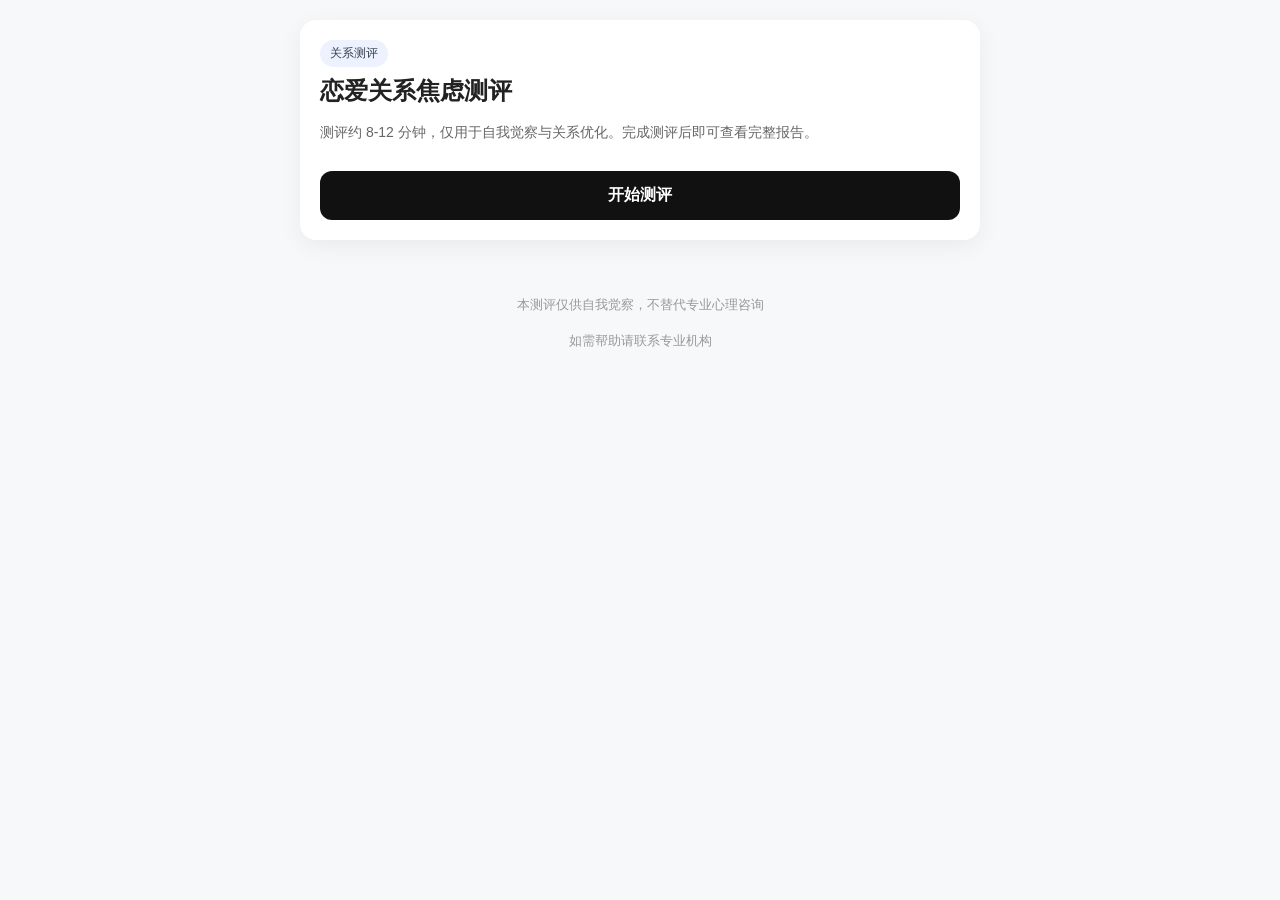
<file: index.html>
<!doctype html>
<html lang="zh-CN">
<head>
  <meta charset="UTF-8" />
  <meta name="viewport" content="width=device-width, initial-scale=1.0" />
  <title>恋爱关系焦虑测评</title>
  <meta name="description" content="22题关系焦虑测评，约8-12分钟完成，帮助你识别依恋触发点并获得可执行建议。" />
  <meta property="og:type" content="website" />
  <meta property="og:title" content="恋爱关系焦虑测评" />
  <meta property="og:description" content="22题关系焦虑测评，约8-12分钟完成，帮助你识别依恋触发点并获得可执行建议。" />
  <meta property="og:image" content="./og-image.png" />
  <meta property="og:image:width" content="1200" />
  <meta property="og:image:height" content="630" />
  <meta name="twitter:card" content="summary_large_image" />
  <meta name="twitter:title" content="恋爱关系焦虑测评" />
  <meta name="twitter:description" content="22题关系焦虑测评，约8-12分钟完成，帮助你识别依恋触发点并获得可执行建议。" />
  <meta name="twitter:image" content="./og-image.png" />
  <style>
    body{font-family:-apple-system,BlinkMacSystemFont,"Segoe UI",Roboto,"PingFang SC","Microsoft YaHei",sans-serif;background:#f7f8fa;margin:0;color:#222}
    .container{max-width:680px;margin:0 auto;padding:20px}
    .card{background:#fff;border-radius:16px;padding:20px;box-shadow:0 6px 24px rgba(0,0,0,.06)}
    h1{font-size:24px;margin:8px 0 10px}
    .sub{color:#666;font-size:14px;line-height:1.7}
    .btn{width:100%;border:none;border-radius:12px;padding:14px 16px;font-size:16px;font-weight:700;cursor:pointer;min-height:44px}
    .btn-primary{background:#111;color:#fff}
    .btn-ghost{background:#f2f3f5;color:#333}
    .mt{margin-top:12px}
    .question-section,.result,#fullreport{display:none}
    .progress{display:flex;align-items:center;gap:10px;font-size:13px;color:#666;margin-bottom:12px}
    .bar{flex:1;height:8px;background:#eceff3;border-radius:99px;overflow:hidden}
    .fill{height:100%;width:0;background:#111}
    #question{font-size:20px;line-height:1.6;margin:14px 0 18px}
    .option-btn{width:100%;text-align:left;border:1px solid #e5e7eb;background:#fff;padding:14px 14px;border-radius:10px;margin-bottom:10px;cursor:pointer}
    .option-btn:hover{border-color:#111}
    .badge{display:inline-block;background:#eef2ff;color:#374151;border-radius:999px;padding:5px 10px;font-size:12px}
    .score{font-size:42px;font-weight:800;margin:6px 0}
    .line{border-top:1px solid #eee;margin:14px 0}
    .small{font-size:13px;color:#666;line-height:1.8}
    .section-title{font-weight:700;margin:12px 0 8px}
    .chart-wrap{margin:10px 0 4px}
    .chart-row{margin:10px 0}
    .chart-head{display:flex;justify-content:space-between;font-size:13px;color:#444;margin-bottom:6px}
    .chart-track{height:10px;background:#eef1f5;border-radius:99px;overflow:hidden}
    .chart-fill{height:100%;width:0;border-radius:99px;transition:width .45s ease}
    .c1{background:linear-gradient(90deg,#FF8A8A,#FF6B6B)}
    .c2{background:linear-gradient(90deg,#FFCC80,#FFB74D)}
    .c3{background:linear-gradient(90deg,#80CBC4,#4DB6AC)}
    .c4{background:linear-gradient(90deg,#90CAF9,#64B5F6)}
    @media (max-width:640px){
      .container{padding:10px}
      .card{padding:16px}
      h1{font-size:22px}
      #question{font-size:18px}
      .btn,.option-btn{font-size:14px;min-height:44px}
      .option-btn{padding:12px 14px}
      .footer{font-size:12px;line-height:1.6;padding:16px 10px}
    }
    .footer{text-align:center;font-size:13px;color:#999;line-height:1.8;padding:20px 16px}
    .footer a{color:#666;text-decoration:underline}
  </style>
</head>
<body>
  <div class="container">

    <div class="card home">
      <span class="badge">关系测评</span>
      <h1>恋爱关系焦虑测评</h1>
      <p class="sub">测评约 8-12 分钟，仅用于自我觉察与关系优化。完成测评后即可查看完整报告。</p>
      <button class="btn btn-primary mt" onclick="start('deep')">开始测评</button>
      <div id="deep-indicator" class="small mt" style="display:none;">已进入完整版测评</div>
    </div>

    <div class="card question-section">
      <div class="progress">
        <span id="progress-text">1/22</span>
        <div class="bar"><div id="progress-bar" class="fill"></div></div>
      </div>
      <div id="question"></div>
      <div id="options"></div>
    </div>

    <div class="card result">
      <span class="badge">测评结果</span>
      <h2 id="typeName">-</h2>
      <div id="typeEmoji" style="font-size:28px;">🌿</div>
      <div class="score"><span id="scoreNum">0</span> 分</div>
      <p id="typeDesc" class="sub">-</p>

      <div class="line"></div>
      <div class="section-title">简版维度分析</div>
      <div id="mainAnalysis" class="small">-</div>
      <div class="chart-wrap" id="miniChart"></div>

      <div class="line"></div>
      <button id="payBtn" class="btn btn-primary" onclick="paySuccess()">查看完整报告</button>
      <button class="btn btn-ghost mt" onclick="restart()">再测一次</button>

      <div id="locked-section" class="locked-section" style="display:none;"></div>
    </div>

    <div id="paypage" style="display:none !important;"></div>

    <div class="card" id="fullreport" style="display:none;">
      <span class="badge">完整报告</span>
      <h2 id="typeName2">-</h2>
      <div class="score"><span id="scoreNum2">0</span> 分</div>

      <div class="section-title">四维画像</div>
      <div class="chart-wrap" id="fullChart"></div>

      <div class="section-title">核心表现</div>
      <div id="reasonAnalysis" class="small"></div>

      <div class="section-title">风险提醒</div>
      <div id="riskAnalysis" class="small"></div>

      <div class="section-title">调整建议</div>
      <div id="adviceAnalysis" class="small"></div>

      <div class="section-title">心理机制说明</div>
      <div id="psychoContent" class="small"></div>

      <button class="btn btn-ghost mt" onclick="restart()">返回首页</button>
    </div>
  </div>

  <div class="footer">
    <p>本测评仅供自我觉察，不替代专业心理咨询</p>
    <p>如需帮助请联系专业机构</p>
  </div>
  <script src="script.js"></script>
</body>
</html>
</file>
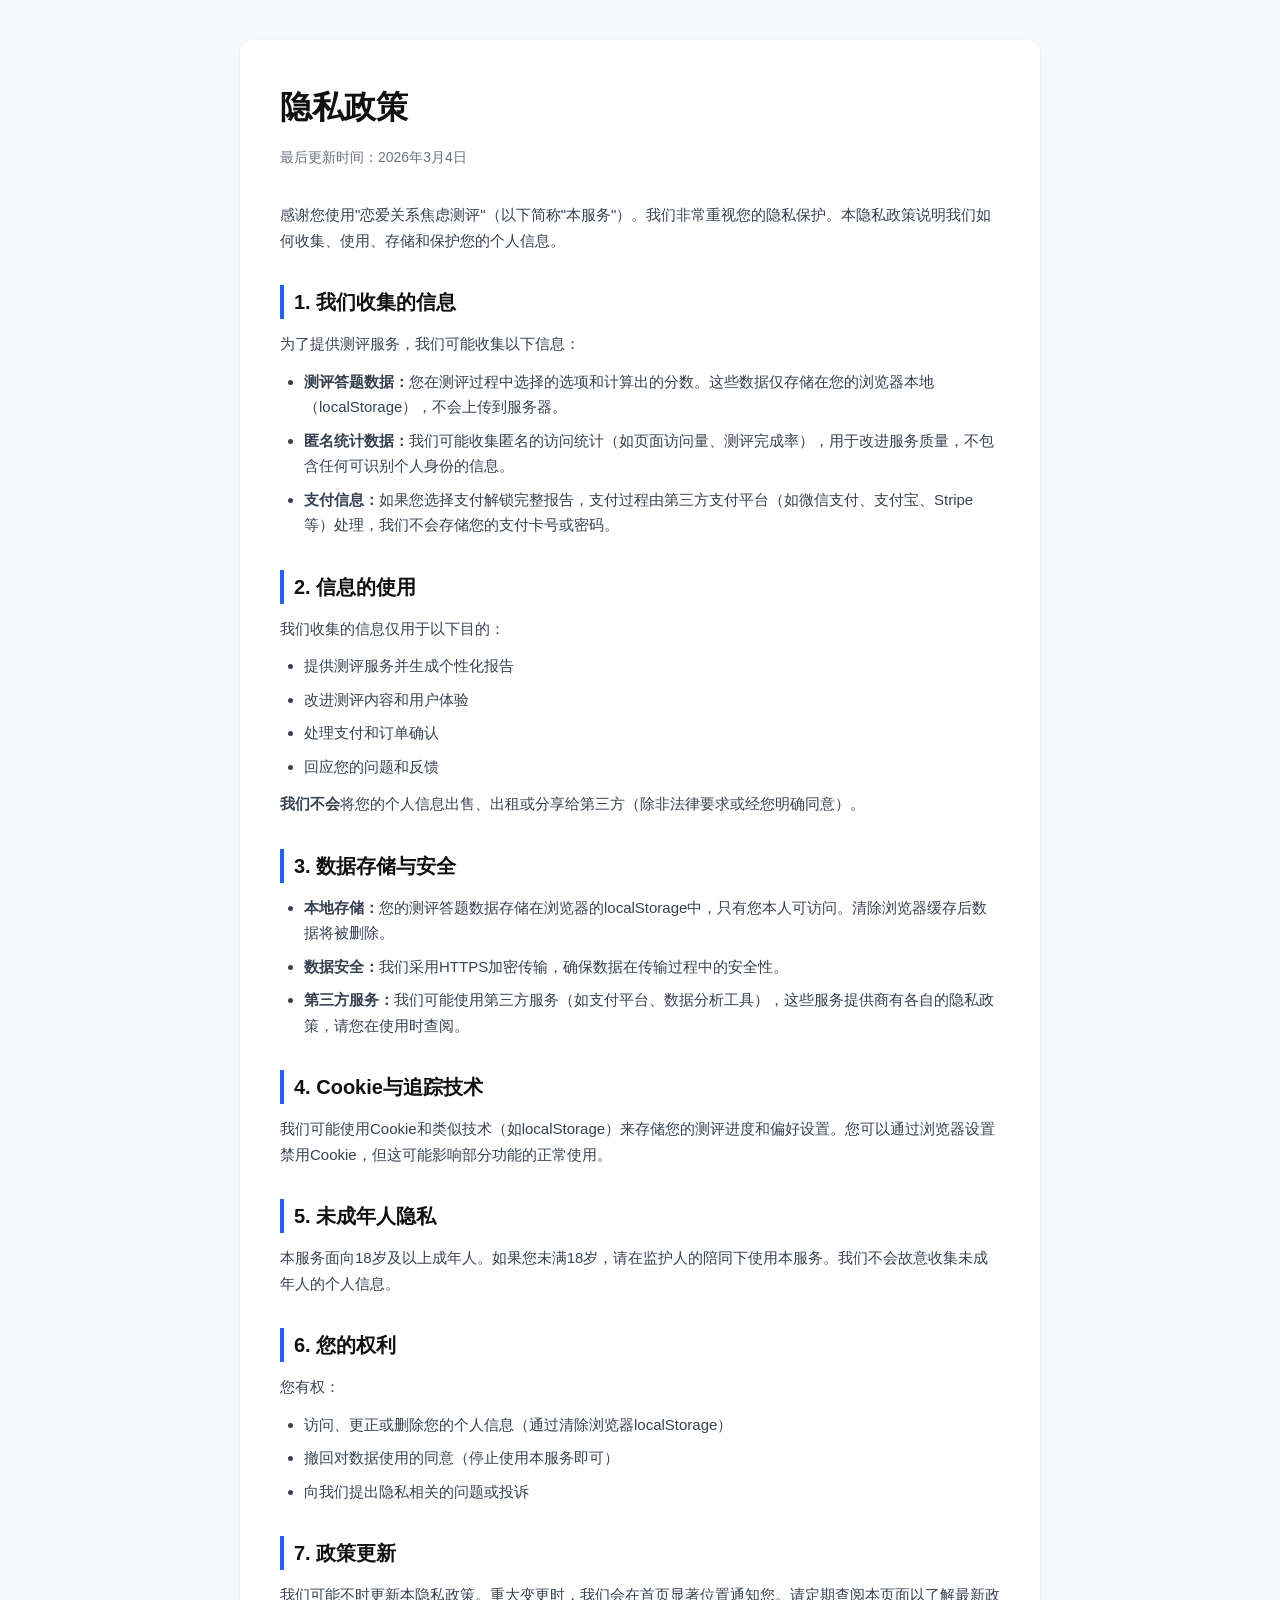
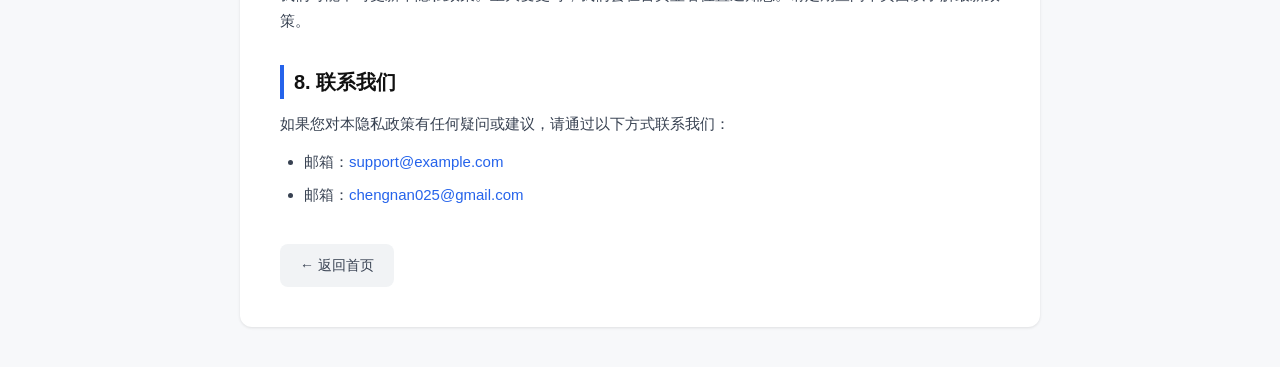
<file: privacy.html>
<!doctype html>
<html lang="zh-CN">
<head>
  <meta charset="UTF-8" />
  <meta name="viewport" content="width=device-width, initial-scale=1.0" />
  <title>隐私政策 - 恋爱关系焦虑测评</title>
  <link rel="stylesheet" href="design-system.css">
  <style>
    body{
      font-family:-apple-system,BlinkMacSystemFont,"Segoe UI",Roboto,"PingFang SC","Microsoft YaHei",sans-serif;
      background:#f7f8fa;
      margin:0;
      color:#222;
      line-height:1.7;
    }
    .container{
      max-width:800px;
      margin:0 auto;
      padding:40px 20px;
    }
    .card{
      background:#fff;
      border-radius:12px;
      padding:40px;
      box-shadow:0 1px 3px rgba(0,0,0,0.1);
    }
    h1{
      font-size:32px;
      margin:0 0 12px;
      color:#111;
    }
    .meta{
      font-size:14px;
      color:#6b7280;
      margin-bottom:32px;
    }
    h2{
      font-size:20px;
      margin:32px 0 12px;
      color:#111;
      padding-left:10px;
      border-left:4px solid #2563eb;
    }
    p{
      font-size:15px;
      color:#374151;
      margin:12px 0;
    }
    ul{
      margin:12px 0;
      padding-left:24px;
    }
    li{
      font-size:15px;
      color:#374151;
      margin:8px 0;
    }
    a{
      color:#2563eb;
      text-decoration:none;
    }
    a:hover{
      text-decoration:underline;
    }
    .back-btn{
      display:inline-block;
      margin-top:24px;
      padding:10px 20px;
      background:#f1f3f5;
      color:#374151;
      border-radius:8px;
      font-size:14px;
      text-decoration:none;
    }
    .back-btn:hover{
      background:#e5e7eb;
      text-decoration:none;
    }
    @media (max-width: 640px) {
      .card{padding:24px 20px}
      h1{font-size:24px}
      h2{font-size:18px}
    }
  </style>
</head>
<body>
  <div class="container">
    <div class="card">
      <h1>隐私政策</h1>
      <p class="meta">最后更新时间：2026年3月4日</p>

      <p>
        感谢您使用"恋爱关系焦虑测评"（以下简称"本服务"）。我们非常重视您的隐私保护。本隐私政策说明我们如何收集、使用、存储和保护您的个人信息。
      </p>

      <h2>1. 我们收集的信息</h2>
      <p>为了提供测评服务，我们可能收集以下信息：</p>
      <ul>
        <li><strong>测评答题数据：</strong>您在测评过程中选择的选项和计算出的分数。这些数据仅存储在您的浏览器本地（localStorage），不会上传到服务器。</li>
        <li><strong>匿名统计数据：</strong>我们可能收集匿名的访问统计（如页面访问量、测评完成率），用于改进服务质量，不包含任何可识别个人身份的信息。</li>
        <li><strong>支付信息：</strong>如果您选择支付解锁完整报告，支付过程由第三方支付平台（如微信支付、支付宝、Stripe等）处理，我们不会存储您的支付卡号或密码。</li>
      </ul>

      <h2>2. 信息的使用</h2>
      <p>我们收集的信息仅用于以下目的：</p>
      <ul>
        <li>提供测评服务并生成个性化报告</li>
        <li>改进测评内容和用户体验</li>
        <li>处理支付和订单确认</li>
        <li>回应您的问题和反馈</li>
      </ul>
      <p><strong>我们不会</strong>将您的个人信息出售、出租或分享给第三方（除非法律要求或经您明确同意）。</p>

      <h2>3. 数据存储与安全</h2>
      <ul>
        <li><strong>本地存储：</strong>您的测评答题数据存储在浏览器的localStorage中，只有您本人可访问。清除浏览器缓存后数据将被删除。</li>
        <li><strong>数据安全：</strong>我们采用HTTPS加密传输，确保数据在传输过程中的安全性。</li>
        <li><strong>第三方服务：</strong>我们可能使用第三方服务（如支付平台、数据分析工具），这些服务提供商有各自的隐私政策，请您在使用时查阅。</li>
      </ul>

      <h2>4. Cookie与追踪技术</h2>
      <p>
        我们可能使用Cookie和类似技术（如localStorage）来存储您的测评进度和偏好设置。您可以通过浏览器设置禁用Cookie，但这可能影响部分功能的正常使用。
      </p>

      <h2>5. 未成年人隐私</h2>
      <p>
        本服务面向18岁及以上成年人。如果您未满18岁，请在监护人的陪同下使用本服务。我们不会故意收集未成年人的个人信息。
      </p>

      <h2>6. 您的权利</h2>
      <p>您有权：</p>
      <ul>
        <li>访问、更正或删除您的个人信息（通过清除浏览器localStorage）</li>
        <li>撤回对数据使用的同意（停止使用本服务即可）</li>
        <li>向我们提出隐私相关的问题或投诉</li>
      </ul>

      <h2>7. 政策更新</h2>
      <p>
        我们可能不时更新本隐私政策。重大变更时，我们会在首页显著位置通知您。请定期查阅本页面以了解最新政策。
      </p>

      <h2>8. 联系我们</h2>
      <p>
        如果您对本隐私政策有任何疑问或建议，请通过以下方式联系我们：
      </p>
      <ul>
        <li>邮箱：<a href="mailto:support@example.com">support@example.com</a></li>
        <li>邮箱：<a href="mailto:chengnan025@gmail.com">chengnan025@gmail.com</a></li>
      </ul>

      <a href="index.html" class="back-btn">← 返回首页</a>
    </div>
  </div>
</body>
</html>
</file>
<file: design-system.css>
/* ===========================================
   Anxiety Test 设计系统 - 设计令牌
   =========================================== */

/* 色彩系统 */
:root {
  /* 主色调 */
  --color-primary: #2563eb; /* 专业蓝，传递信任感 */
  --color-primary-light: #3b82f6;
  --color-primary-dark: #1e40af;
  --color-primary-bg: #eff6ff; /* 浅蓝背景，用于悬停 */

  /* 分档状态色 */
  --color-high: #dc2626; /* 高分档警示色（红色） */
  --color-high-light: #ef4444;
  --color-high-bg: #fef2f2;
  --color-medium: #f59e0b; /* 中分档提示色（橙色） */
  --color-medium-light: #fbbf24;
  --color-medium-bg: #fffbeb;
  --color-low: #10b981; /* 低分档安全色（绿色） */
  --color-low-light: #34d399;
  --color-low-bg: #f0fdf4;

  /* 中性色 */
  --color-text-primary: #111827; /* 主文本（深灰） */
  --color-text-secondary: #6b7280; /* 次要文本（中灰） */
  --color-text-muted: #9ca3af; /* 辅助文本（浅灰） */
  --color-bg-primary: #ffffff; /* 主背景（白） */
  --color-bg-secondary: #f9fafb; /* 次要背景（浅灰） */
  --color-border: #e5e7eb; /* 边框色 */
  --color-border-light: #f3f4f6; /* 浅边框 */

  /* 渐变背景 */
  --bg-gradient: linear-gradient(135deg, #f9fafb 0%, #ffffff 100%);
}

/* 字体规范 */
:root {
  --font-family: -apple-system, BlinkMacSystemFont, "Segoe UI", "Microsoft YaHei", sans-serif;
  
  /* 字号 */
  --font-size-h1: 32px; /* 大标题 */
  --font-size-h2: 24px; /* 副标题 */
  --font-size-h3: 20px; /* 三级标题 */
  --font-size-base: 16px; /* 正文 */
  --font-size-small: 14px; /* 小字 */
  
  /* 行高 */
  --line-height-tight: 1.2; /* 标题行高 */
  --line-height-normal: 1.5; /* 正文行高 */
  --line-height-relaxed: 1.6; /* 舒适阅读行高 */
  
  /* 字重 */
  --font-weight-normal: 400;
  --font-weight-medium: 500;
  --font-weight-semibold: 600;
  --font-weight-bold: 700;
}

/* 间距系统 */
:root {
  --space-xs: 4px;
  --space-sm: 8px;
  --space-md: 16px;
  --space-lg: 24px;
  --space-xl: 32px;
  --space-2xl: 40px;
  --space-3xl: 48px;
}

/* 圆角规范 */
:root {
  --radius-sm: 4px; /* 小圆角（按钮） */
  --radius-md: 8px; /* 中圆角（输入框） */
  --radius-lg: 12px; /* 大圆角（卡片） */
  --radius-xl: 16px; /* 超大圆角 */
  --radius-full: 9999px; /* 完全圆角（标签） */
}

/* 阴影规范 */
:root {
  /* 卡片阴影 */
  --shadow-sm: 0 1px 3px rgba(0, 0, 0, 0.1), 0 1px 2px rgba(0, 0, 0, 0.06);
  --shadow-md: 0 4px 6px rgba(0, 0, 0, 0.07), 0 2px 4px rgba(0, 0, 0, 0.06);
  --shadow-lg: 0 10px 15px rgba(0, 0, 0, 0.1), 0 4px 6px rgba(0, 0, 0, 0.05);
  
  /* 悬停阴影 */
  --shadow-hover: 0 12px 20px rgba(0, 0, 0, 0.12), 0 6px 10px rgba(0, 0, 0, 0.08);
  
  /* 强调阴影 */
  --shadow-focus: 0 0 0 3px rgba(37, 99, 235, 0.2); /* 主色光晕 */
}

/* 过渡动画 */
:root {
  --transition-fast: 100ms ease;
  --transition-base: 200ms ease;
  --transition-slow: 300ms ease;
}

/* 断点（响应式） */
:root {
  --breakpoint-mobile: 640px;
  --breakpoint-tablet: 768px;
  --breakpoint-desktop: 1024px;
}

/* ===========================================
   实用类（可选，供快速原型使用）
   =========================================== */

/* 文本颜色工具类 */
.text-primary { color: var(--color-text-primary); }
.text-secondary { color: var(--color-text-secondary); }
.text-muted { color: var(--color-text-muted); }

/* 背景颜色工具类 */
.bg-primary { background-color: var(--color-bg-primary); }
.bg-secondary { background-color: var(--color-bg-secondary); }
.bg-gradient { background: var(--bg-gradient); }

/* 间距工具类 */
.p-sm { padding: var(--space-sm); }
.p-md { padding: var(--space-md); }
.p-lg { padding: var(--space-lg); }
.p-xl { padding: var(--space-xl); }

.mt-sm { margin-top: var(--space-sm); }
.mt-md { margin-top: var(--space-md); }
.mt-lg { margin-top: var(--space-lg); }
.mt-xl { margin-top: var(--space-xl); }

/* 圆角工具类 */
.rounded-sm { border-radius: var(--radius-sm); }
.rounded-md { border-radius: var(--radius-md); }
.rounded-lg { border-radius: var(--radius-lg); }
.rounded-full { border-radius: var(--radius-full); }

/* 阴影工具类 */
.shadow-sm { box-shadow: var(--shadow-sm); }
.shadow-md { box-shadow: var(--shadow-md); }
.shadow-lg { box-shadow: var(--shadow-lg); }

/* ===========================================
   设计令牌使用示例（注释，供参考）
   =========================================== */

/*
示例1：按钮样式
.btn-primary {
  background-color: var(--color-primary);
  color: var(--color-bg-primary);
  padding: var(--space-md) var(--space-xl);
  border-radius: var(--radius-sm);
  font-size: var(--font-size-base);
  font-weight: var(--font-weight-medium);
  box-shadow: var(--shadow-sm);
  transition: all var(--transition-base);
}
.btn-primary:hover {
  background-color: var(--color-primary-dark);
  box-shadow: var(--shadow-hover);
}

示例2：卡片样式
.card {
  background-color: var(--color-bg-primary);
  border-radius: var(--radius-lg);
  box-shadow: var(--shadow-md);
  padding: var(--space-lg);
  border: 1px solid var(--color-border);
}

示例3：分档结果样式
.result-high {
  color: var(--color-high);
  background-color: var(--color-high-bg);
  border: 2px solid var(--color-high);
}
.result-medium {
  color: var(--color-medium);
  background-color: var(--color-medium-bg);
  border: 2px solid var(--color-medium);
}
.result-low {
  color: var(--color-low);
  background-color: var(--color-low-bg);
  border: 2px solid var(--color-low);
}
*/
</file>
